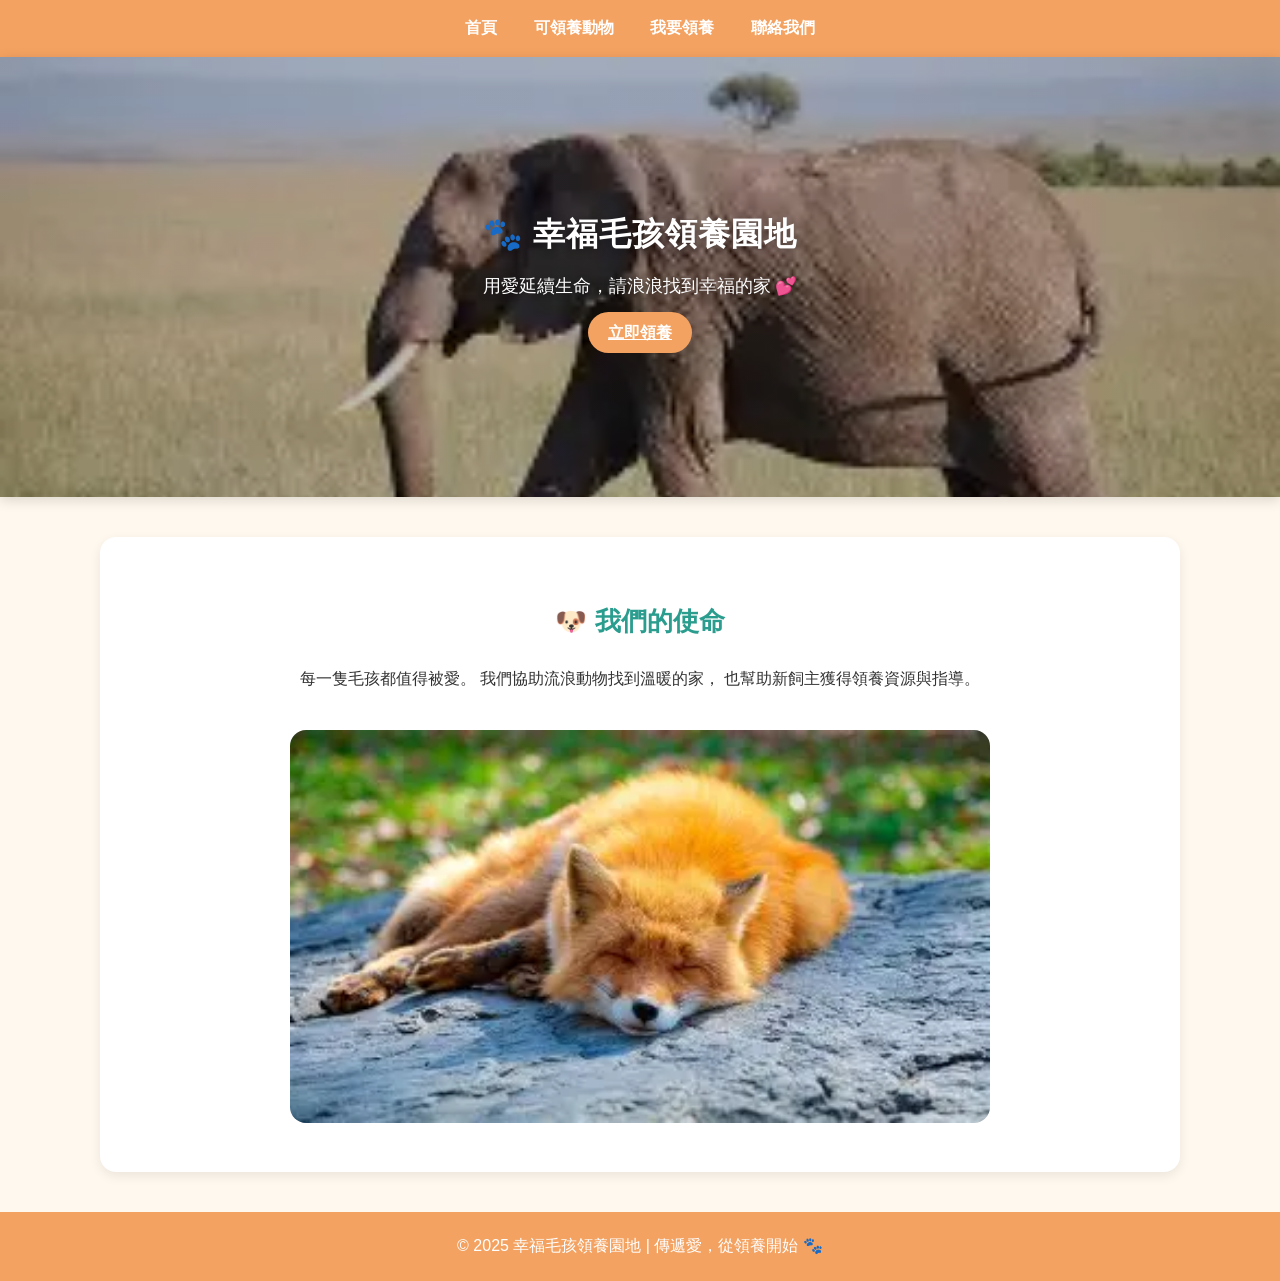
<file: index.html>
<!DOCTYPE html>
<html lang="zh-Hant">
<head>
  <meta name="viewport" content="width=device-width, initial-scale=1.0">
  <meta charset="UTF-8">
  <title>幸福毛孩領養園地</title>
  <link rel="stylesheet" href="style.css">
</head>
<body>
  <nav class="nav">
    <a href="index.html" class="nav__link">首頁</a>
    <a href="animals.html" class="nav__link">可領養動物</a>
    <a href="adopt.html" class="nav__link">我要領養</a>
    <a href="contact.html" class="nav__link">聯絡我們</a>
  </nav>

  <div class="hero">
    <div class="hero__content">
      <h1>🐾 幸福毛孩領養園地</h1>
      <p>用愛延續生命，請浪浪找到幸福的家 💕</p>
      <a href="adopt.html" class="btn">立即領養</a>
    </div>
  </div>

  <div class="container" style="text-align:center;">
    <h2>🐶 我們的使命</h2>
    <p>每一隻毛孩都值得被愛。  
      我們協助流浪動物找到溫暖的家，  
      也幫助新飼主獲得領養資源與指導。</p>
    <img src="/images/p1.jpg" alt="毛孩形象圖" style="width:70%;border-radius:16px;margin-top:20px;">
  </div>

  <footer>
    © 2025 幸福毛孩領養園地 | 傳遞愛，從領養開始 🐾
  </footer>
</body>
</html>
</file>
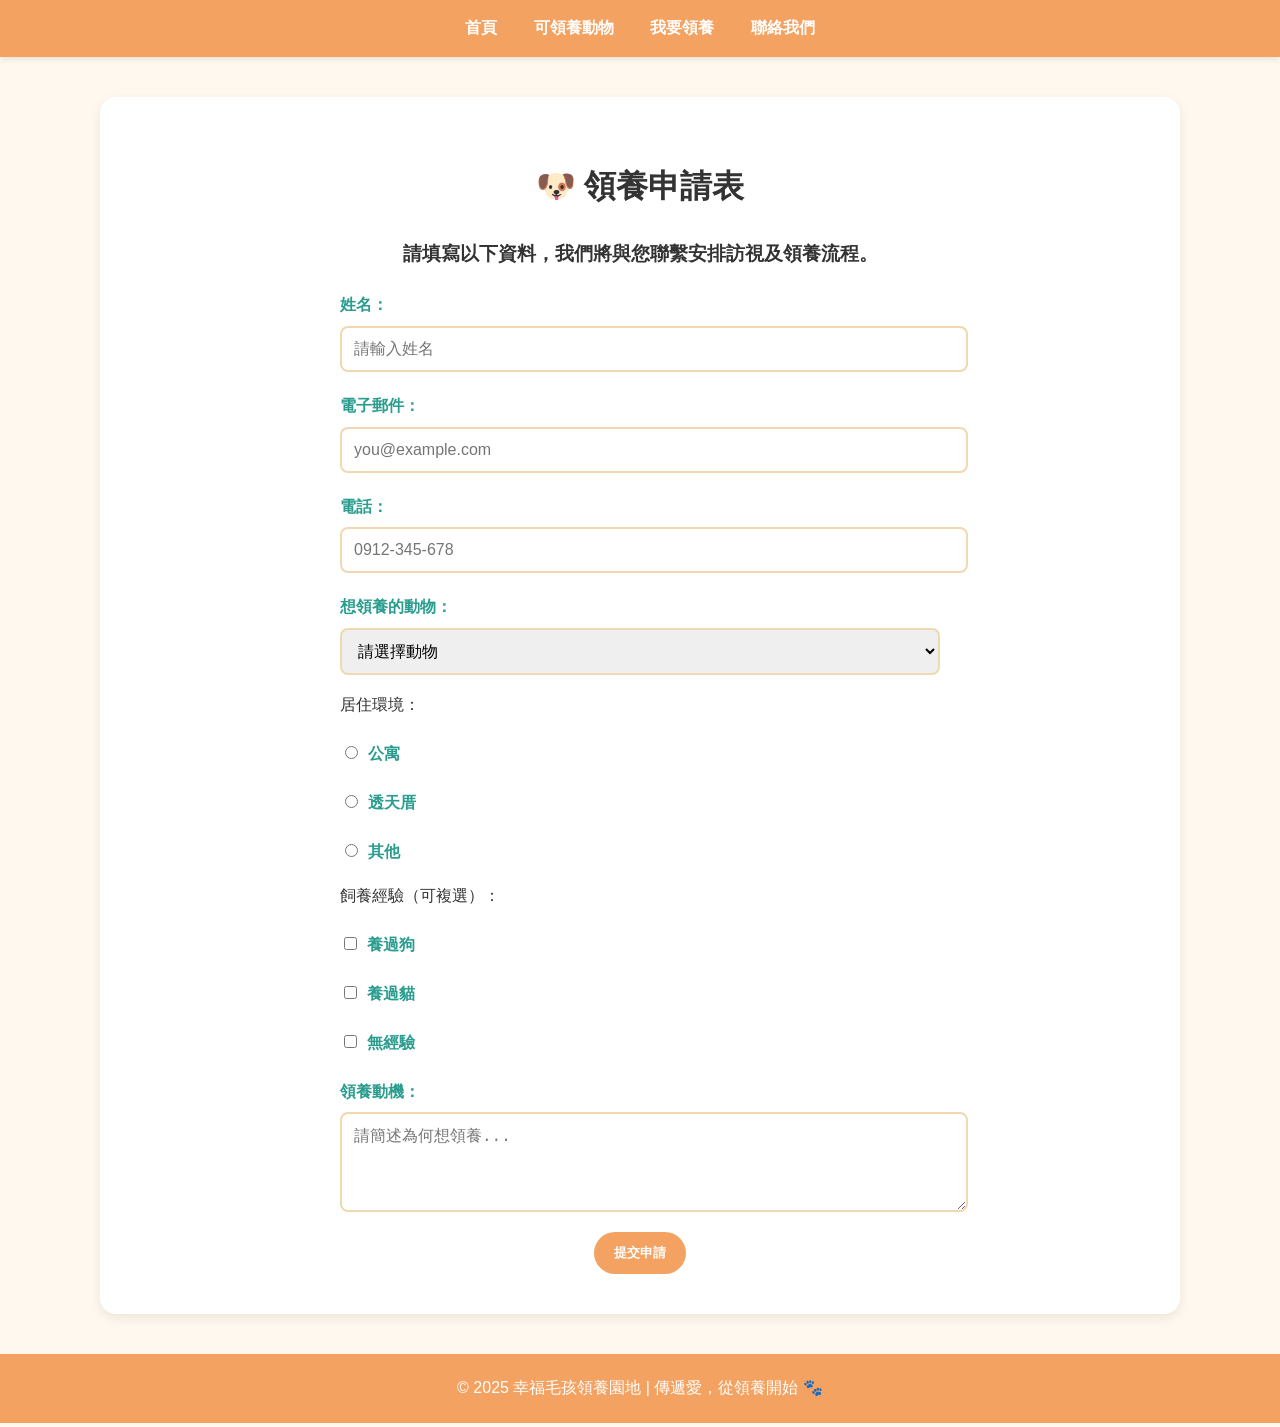
<file: adopt.html>
<!DOCTYPE html>
<html lang="zh-Hant">
<head>
  <meta name="viewport" content="width=device-width, initial-scale=1.0">
  <meta charset="UTF-8">
  <title>領養申請表</title>
  <link rel="stylesheet" href="style.css">
</head>
<body>
  <nav class="nav">
    <a href="index.html" class="nav__link">首頁</a>
    <a href="animals.html" class="nav__link">可領養動物</a>
    <a href="adopt.html" class="nav__link">我要領養</a>
    <a href="contact.html" class="nav__link">聯絡我們</a>
  </nav>

  <div class="container">
    <h1>🐶 領養申請表</h1>
    <h3>請填寫以下資料，我們將與您聯繫安排訪視及領養流程。</h3>

    <form action="thankyou.html" method="get">
      <label for="name">姓名：</label>
      <input type="text" id="name" name="name" placeholder="請輸入姓名" required>

      <label for="email">電子郵件：</label>
      <input type="email" id="email" name="email" placeholder="you@example.com" required>

      <label for="phone">電話：</label>
      <input type="tel" id="phone" name="phone" placeholder="0912-345-678" required>

<label for="animal">想領養的動物：</label>
            <select id="animal" name="animal" required>
                <option value="">請選擇動物</option>
                <optgroup label="🐶 狗狗">
                    <option value="柴犬小福">柴犬小福</option>
                    <option value="拉布拉多多多">拉布拉多多多</option>
                </optgroup>
                <optgroup label="🐱 貓咪">
                    <option value="美短拉拉">美短拉拉</option>
                    <option value="虎斑大斑">虎斑大斑</option>
                </optgroup>
                <optgroup label="🐹 其他小動物">
                    <option value="天竺鼠小米">天竺鼠小米</option>
                    <option value="鸚鵡阿飛">鸚鵡阿飛</option>
                </optgroup>
            </select>
      <p>居住環境：</p>
      <label><input type="radio" name="house" value="apartment"> 公寓</label>
      <label><input type="radio" name="house" value="house"> 透天厝</label>
      <label><input type="radio" name="house" value="other"> 其他</label>

      <p>飼養經驗（可複選）：</p>
      <label><input type="checkbox" name="experience" value="dog"> 養過狗</label>
      <label><input type="checkbox" name="experience" value="cat"> 養過貓</label>
      <label><input type="checkbox" name="experience" value="none"> 無經驗</label>

      <label for="reason">領養動機：</label>
      <textarea id="reason" name="reason" rows="4" placeholder="請簡述為何想領養..."></textarea>

      <div class="btn-group">
        <button class="btn" type="submit">提交申請</button>
      </div>
    </form>
  </div>

  <footer>
    © 2025 幸福毛孩領養園地 | 傳遞愛，從領養開始 🐾
  </footer>
</body>
</html>
</file>
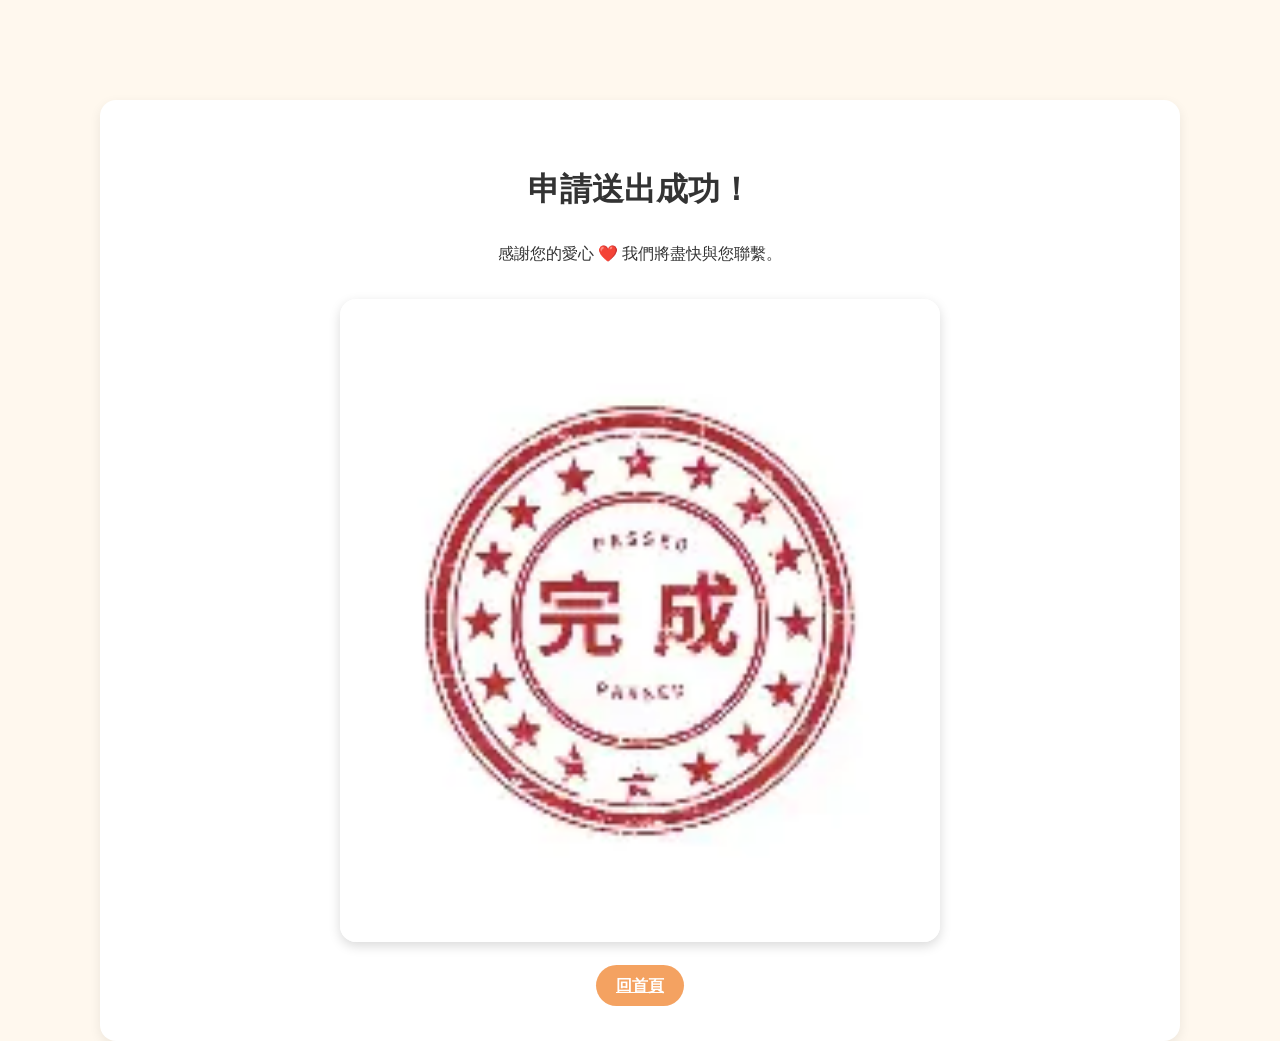
<file: thankyou.html>
<!DOCTYPE html>
<html lang="zh-Hant">
<head>
<meta name="viewport" content="width=device-width, initial-scale=1.0">
  <meta charset="UTF-8">
  <title>申請完成</title>
  <link rel="stylesheet" href="style.css">
</head>
<body>
  <div class="container" style="text-align:center;margin-top:100px;">
    <h1>申請送出成功！</h1>
    <p>感謝您的愛心 ❤️ 我們將盡快與您聯繫。</p>
    <img src="/images/p9.jpg" alt="成功送出示意圖" class="success-img">
    <a href="index.html" class="btn">回首頁</a>
  </div>
</body>
</html>
</file>
<file: style.css>
/* === 全站顏色設定 === */
:root {
  --main-color: #f4a261;      /* 橘色 */
  --main-dark: #e76f51;       /* 深橘紅 */
  --accent-color: #2a9d8f;    /* 粉綠 */
  --bg-light: #fff8ee;        /* 米白背景 */
  --text-color: #333;
}

/* === Flex 版型讓 footer 永遠在底部 === */
html, body {
  height: 100%;
  margin: 0;
  display: flex;
  flex-direction: column;
}

/* === 全域設定 === */
body {
  font-family: "Noto Sans TC", "Comic Neue", sans-serif;
  background-color: var(--bg-light);
  color: var(--text-color);
  line-height: 1.8;
}

/* === 導覽列 === */
.nav {
  background-color: var(--main-color);
  text-align: center;
  padding: 14px 0;
  box-shadow: 0 2px 6px rgba(0,0,0,0.1);
}
.nav__link {
  color: #fff;
  text-decoration: none;
  margin: 0 16px;
  font-weight: 600;
  transition: color 0.3s ease;
}
.nav__link:hover {
  color: var(--accent-color);
}

/* === Hero 區塊 === */
.hero {
  text-align: center;
  background: linear-gradient(135deg, #f4a261, #e76f51);
  color: #fff;
  padding: 60px 20px;
  border-radius: 16px;
  box-shadow: 0 3px 12px rgba(0,0,0,0.15);
  flex: 1; /* 撐開主體空間 */
}
.hero h1 {
  color: #fff;
  font-size: 2.2rem;
  letter-spacing: 1px;
}
.hero p {
  font-size: 1.1rem;
  margin: 12px 0 20px;
}

/* === 主容器 === */
.container {
  width: 85%;
  max-width: 1000px;
  margin: 40px auto;
  background-color: #fff;
  padding: 40px;
  border-radius: 16px;
  box-shadow: 0 4px 12px rgba(0,0,0,0.08);
  flex: 1; /* 撐開主體空間 */
}

.container h3 {
    text-align: center;
    margin-bottom: 20px;
    color: var(--text-color);
}

/* === 標題 === */
h1, h2 {
  text-align: center;
}
h2 {
  color: var(--accent-color);
  font-size: 1.6rem;
}

/* === 按鈕 === */
.btn {
  background-color: var(--main-color);
  color: #fff;
  padding: 12px 20px;
  border: none;
  border-radius: 50px;
  cursor: pointer;
  transition: all 0.3s ease;
  font-weight: 600;
}
.btn:hover {
  background-color: var(--main-dark);
  transform: translateY(-3px);
  box-shadow: 0 4px 8px rgba(0,0,0,0.2);
}

.btn-group {
  text-align: center;
  margin-top: 10px;
}

/* === 表單 === */
form {
  width: 100%;
  max-width: 600px;
  margin: 0 auto;
}
label {
  font-weight: bold;
  display: block;
  margin-top: 20px;
  color: var(--accent-color);
}
input, select, textarea {
  width: 100%;
  padding: 12px;
  margin-top: 6px;
  border: 2px solid #f0d8b0;
  border-radius: 8px;
  transition: border-color 0.3s ease;
  font-size: 1rem;
}
input:focus, select:focus, textarea:focus {
  border-color: var(--main-color);
  outline: none;
}
input[type="radio"], input[type="checkbox"] {
  width: auto;
  margin-right: 6px;
}

/* === 圖片牆 === */
.gallery {
  display: grid;
  grid-template-columns: repeat(auto-fill, minmax(240px, 1fr));
  gap: 20px;
  margin-top: 20px;
}
.gallery img {
  width: 100%;
  height: 220px;
  object-fit: cover;
  border-radius: 16px;
  box-shadow: 0 3px 8px rgba(0,0,0,0.15);
  transition: transform 0.3s ease, box-shadow 0.3s ease;
}
.gallery img:hover {
  transform: scale(1.05);
  box-shadow: 0 6px 16px rgba(0,0,0,0.25);
}

/* === Footer === */
footer {
  text-align: center;
  padding: 20px;
  background-color: var(--main-color);
  color: #fff;
  border-top-left-radius: 0px;
  border-top-right-radius: 0px;
  font-weight: 500;
}
/* Hero：整張圖當背景 */
.hero {
  position: relative;
  min-height: 320px;                  /* 視覺高度 */
  padding: 60px 20px;                 /* 內距避免文字貼邊 */
  border-radius: 0px;
  box-shadow: 0 3px 12px rgba(0,0,0,0.15);
  background-image: 
    linear-gradient(                  /* 上方淡淡的漸層做遮罩，讓字清楚 */
      rgba(0,0,0,0.25), 
      rgba(0,0,0,0.25)
    ),
    url("/images/p2.jpg");                  /* ← 換成你的圖片檔名 */
  background-size: cover;             /* 充滿區塊、不變形 */
  background-position: center;        /* 居中對齊 */
  color: #fff;                        /* 讓文字變白 */
  display: flex;                      /* 置中內容 */
  align-items: center;                /* 垂直置中 */
  justify-content: center;            /* 水平置中 */
  text-align: center;                 /* 文字置中 */
}

/* 文字容器（可加一點陰影提升可讀性） */
.hero__content h1 { 
  margin: 0 0 8px;
  font-size: 2rem;
  text-shadow: 0 2px 8px rgba(0,0,0,0.35);
}
.hero__content p {
  margin: 0 0 16px;
  text-shadow: 0 2px 6px rgba(0,0,0,0.3);
}
.animal-card {
  text-align: center;
}
.animal-img {
  width: 100%;
  height: 220px;
  object-fit: cover;
  border-radius: 12px;
  cursor: pointer;
  transition: transform 0.2s;
}
.animal-img:hover {
  transform: scale(1.05);
}

/* 彈出視窗樣式 */
.animal-dialog {
  border: none;
  border-radius: 16px;
  padding: 20px;
  max-width: 400px;
  text-align: center;
  background: rgba(255, 255, 255, 0.95);
  box-shadow: 0 8px 24px rgba(0,0,0,0.2);
  backdrop-filter: blur(5px);
}
.dialog-img {
  width: 80%;
  border-radius: 12px;
  margin-bottom: 10px;
}

/* 背景半透明遮罩 */
::backdrop {
  background: rgba(0,0,0,0.4);
}
/* 成功頁圖片樣式 */
.success-img {
  width: 100%;
  max-width: 600px;
  border-radius: 16px;
  margin: 30px auto;
  display: block;
  box-shadow: 0 4px 12px rgba(0, 0, 0, 0.15);
  object-fit: cover;
}
/* === 響應式設計開始 === */

/* === 手機尺寸 (max-width: 768px) ===
   當螢幕寬度小於或等於 768px 時套用。
   通常代表手機或小型平板。
   調整字體、導覽列方向、容器間距等。
*/
@media (max-width: 768px) {

  body {
    font-size: 14px;     /* 字體縮小一點，符合手機畫面 */
    line-height: 1.6;    /* 調整行距，提升閱讀性 */
  }

  .nav {
    display: flex;
    flex-direction: column;  /* 導覽列從橫排變直排 */
    padding: 8px 0;          /* 上下間距縮小 */
  }

  .nav__link {
    margin: 6px 0;           /* 每個導覽項目上下留空，避免擠在一起 */
  }

  .container {
    width: 95%;              /* 主內容區放寬，幾乎滿版 */
    padding: 20px;           /* 內距縮小，畫面更緊湊 */
  }

  .gallery {
    grid-template-columns: 1fr;   /* 圖片牆改為單欄顯示 */
  }

  .hero {
    padding: 40px 10px;      /* Hero 區內距縮小 */
  }

  .hero__content h1 {
    font-size: 1.6rem;       /* 主標題文字變小以符合手機畫面 */
  }

  img,
  .dialog-img {
    width: 100%;             /* 圖片寬度自動填滿容器 */
    height: auto;            /* 高度自動等比例縮放，避免變形 */
  }
}

/* === 平板尺寸 (min-width: 769px) and (max-width: 1024px) ===
   當螢幕寬度介於 769px～1024px（例如 iPad、平板電腦）時套用。
   主要調整圖片牆為兩欄。
*/
@media (min-width: 769px) and (max-width: 1024px) {
  .gallery {
    grid-template-columns: repeat(2, 1fr);  /* 兩欄圖片排列 */
  }
}

/* === 桌機尺寸 (min-width: 1025px) ===
   螢幕寬度大於 1025px（桌上型電腦或大型螢幕）時套用。
   保持原本三欄設計。
*/
@media (min-width: 1025px) {
  .gallery {
    grid-template-columns: repeat(3, 1fr);  /* 三欄圖片排列 */
  }
}
</file>
